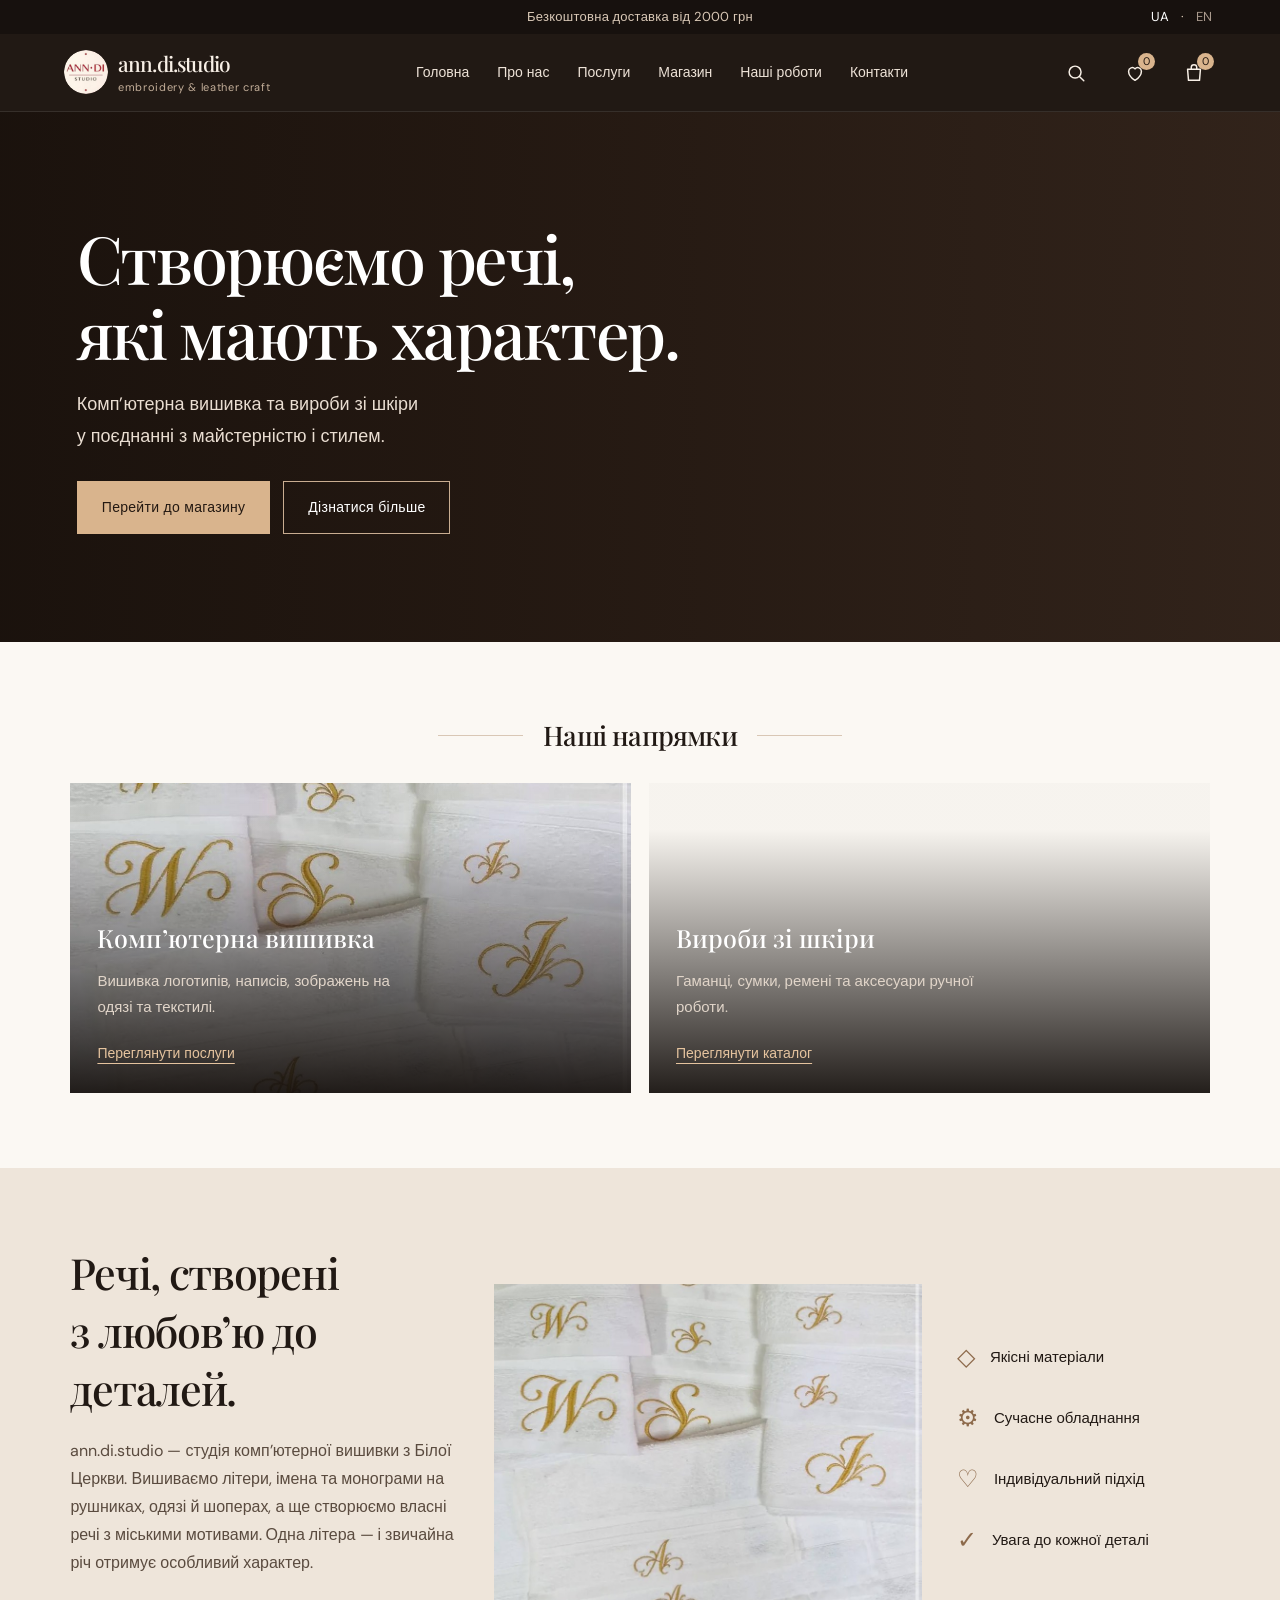
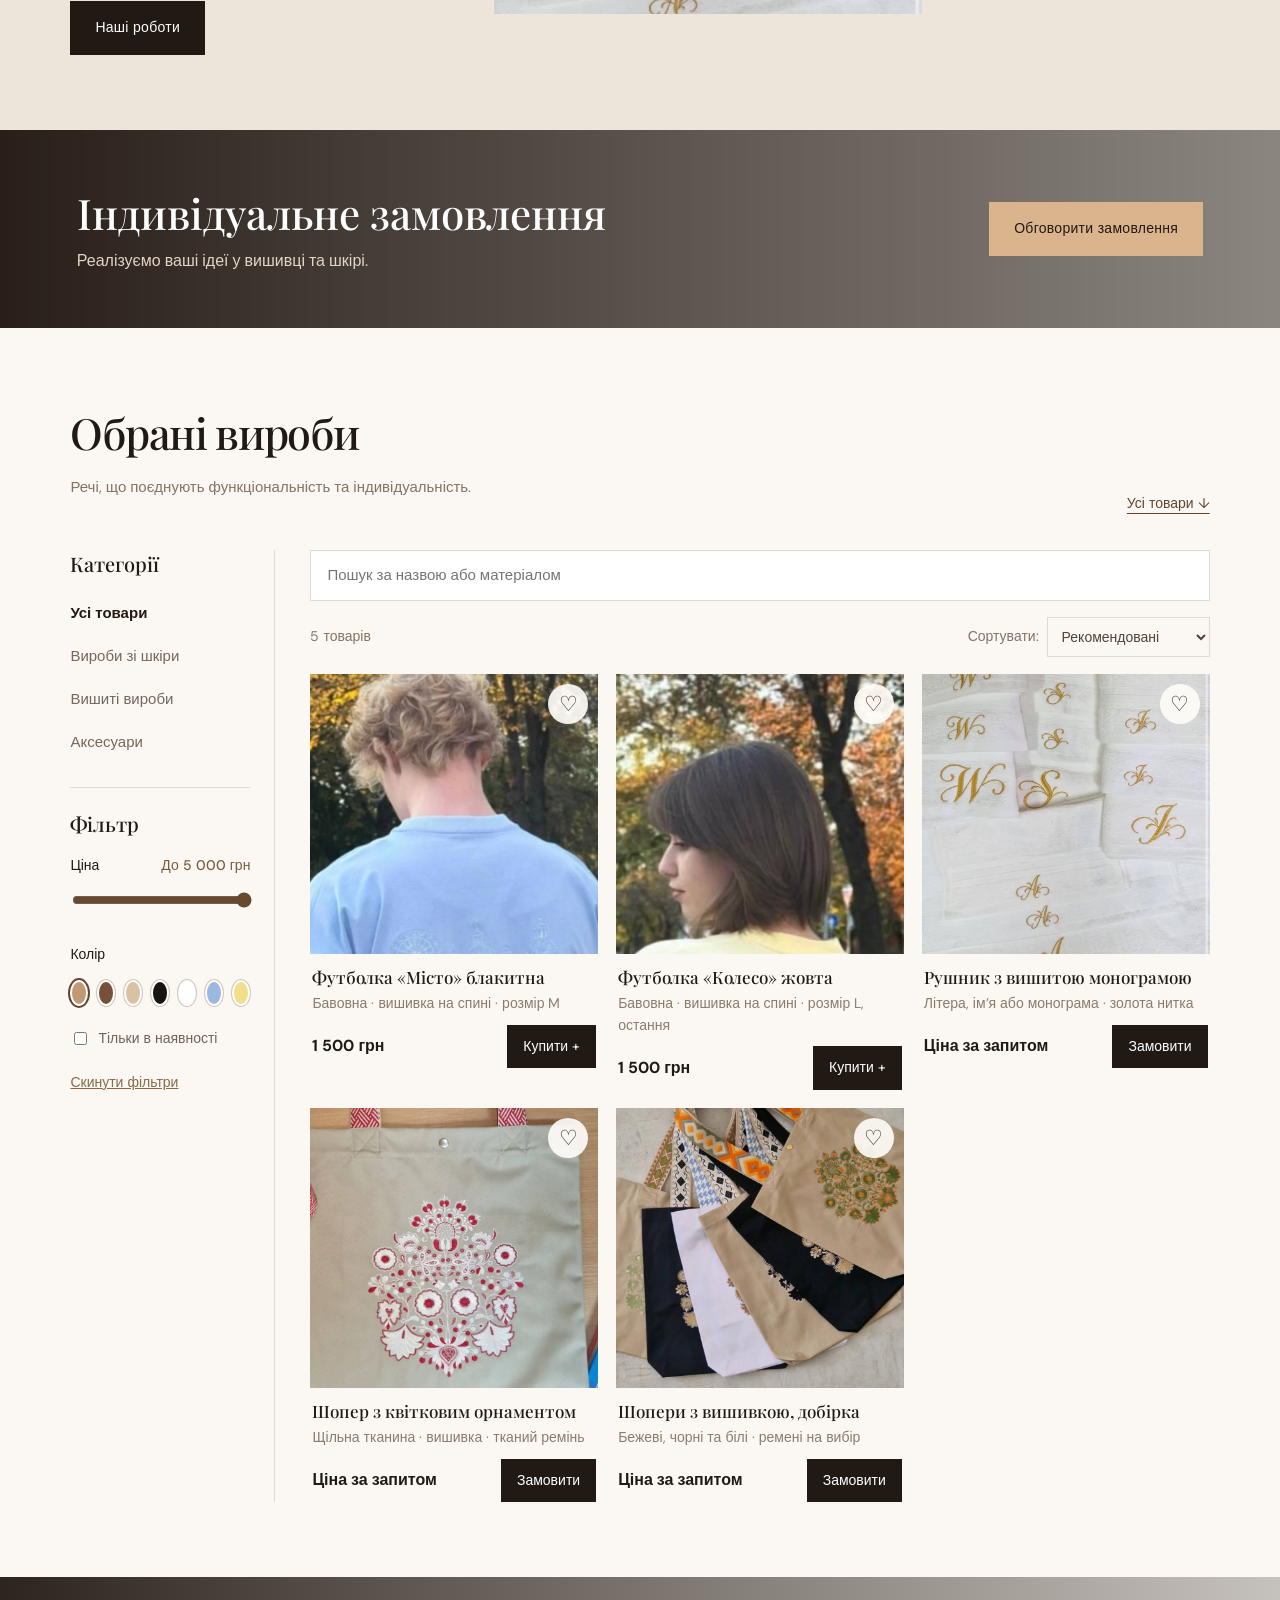
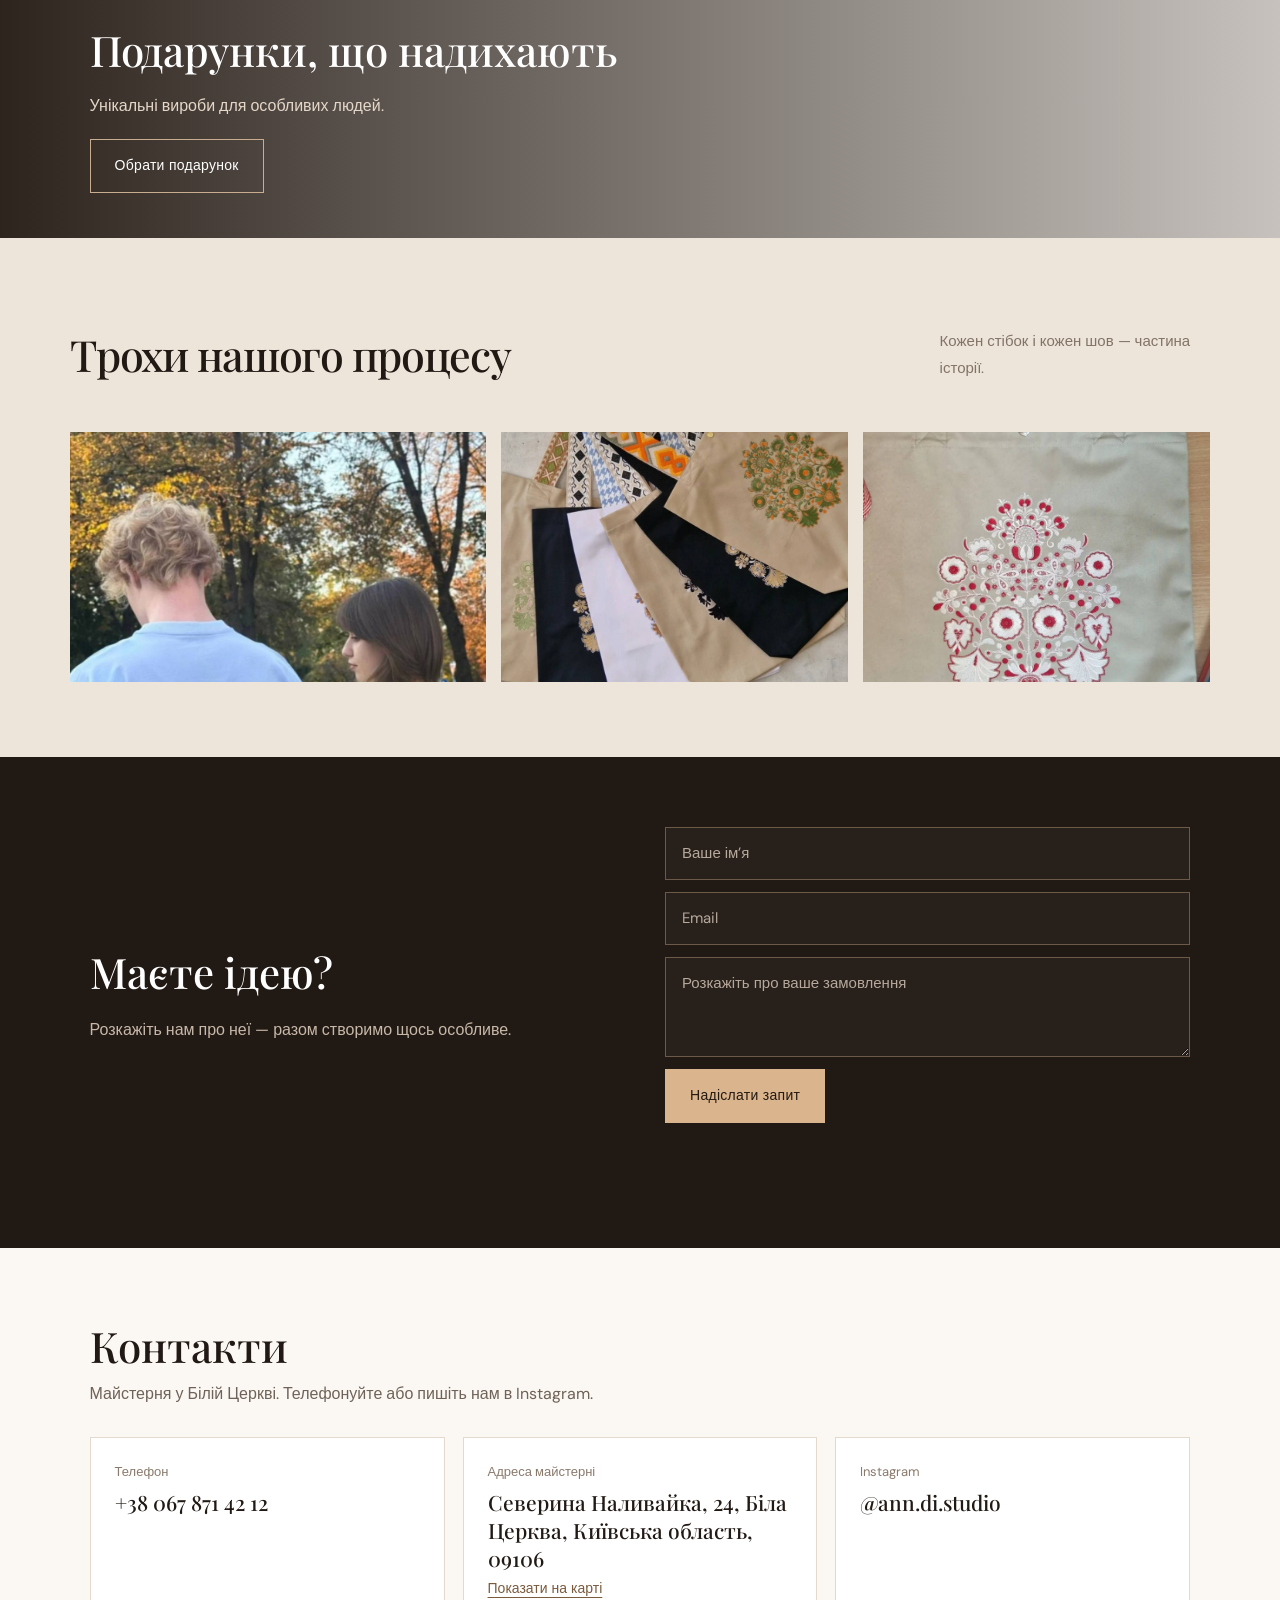
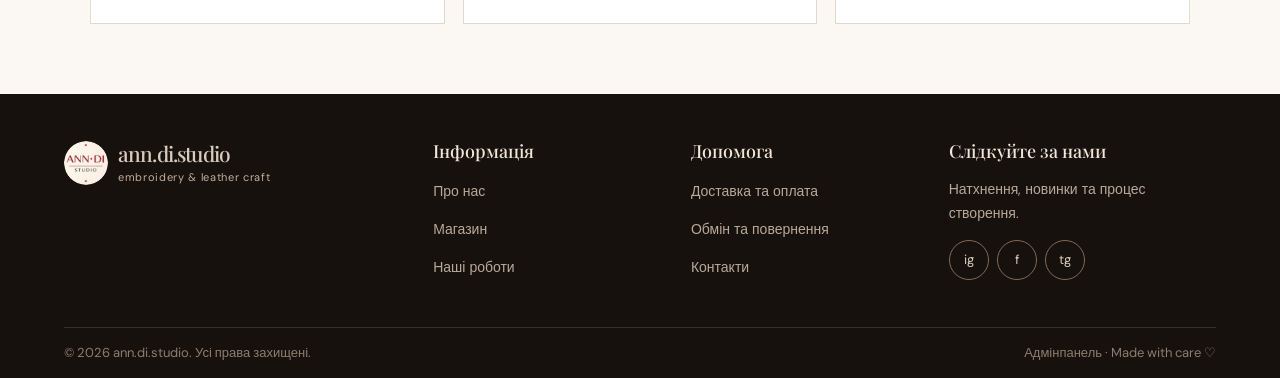
<file: index.html>
<!doctype html>
<html lang="uk">
<head>
  <meta charset="utf-8"><meta name="viewport" content="width=device-width, initial-scale=1">
  <meta name="theme-color" content="#211914"><meta name="description" content="ann.di.studio — комп'ютерна вишивка та вироби зі шкіри. Речі з характером, створені з увагою до деталей.">
  <title>ann.di.studio — комп’ютерна вишивка та вироби зі шкіри</title>
  <link rel="preconnect" href="https://fonts.googleapis.com"><link rel="preconnect" href="https://fonts.gstatic.com" crossorigin>
  <link href="https://fonts.googleapis.com/css2?family=DM+Sans:wght@400;500;600;700&family=Playfair+Display:wght@400;500;600&display=swap" rel="stylesheet">
  <link rel="icon" href="assets/logo.png"><link rel="stylesheet" href="styles.css">
</head>
<body>
  <div class="announcement"><span data-i18n="shipping">Безкоштовна доставка від 2000 грн</span><div class="language"><button class="lang active" data-lang="uk">UA</button><span>·</span><button class="lang" data-lang="en">EN</button></div></div>
  <header class="header">
    <a class="brand" href="#home" aria-label="ann.di.studio home"><img class="brand-mark" src="assets/logo.png" alt="" width="44" height="44"><span><b>ann.di.studio</b><small>embroidery & leather craft</small></span></a>
    <button class="menu-toggle" id="menuToggle" aria-label="Меню" aria-expanded="false" aria-controls="mainNav">☰</button>
    <nav id="mainNav"><a href="#home" data-i18n="navHome">Головна</a><a href="#about" data-i18n="navAbout">Про нас</a><a href="#services" data-i18n="navServices">Послуги</a><a href="#shop" data-i18n="navShop">Магазин</a><a href="#works" data-i18n="navWorks">Наші роботи</a><a href="#contacts" data-i18n="navContact">Контакти</a></nav>
    <div class="header-actions"><button class="icon-btn" id="searchToggle" aria-label="Пошук товарів"><svg viewBox="0 0 24 24" width="22" height="22" fill="none" stroke="currentColor" stroke-width="1.6" stroke-linecap="round" stroke-linejoin="round" aria-hidden="true"><circle cx="11" cy="11" r="6.5"/><path d="m16 16 4.5 4.5"/></svg></button><button class="icon-btn" id="favoritesToggle" aria-label="Обране"><svg viewBox="0 0 24 24" width="22" height="22" fill="none" stroke="currentColor" stroke-width="1.6" stroke-linecap="round" stroke-linejoin="round" aria-hidden="true"><path d="M12 20s-7-4.4-7-10a4 4 0 0 1 7-2.5A4 4 0 0 1 19 10c0 5.6-7 10-7 10z"/></svg><i id="favCount">0</i></button><button class="icon-btn cart-trigger" id="cartToggle" aria-label="Кошик"><svg viewBox="0 0 24 24" width="22" height="22" fill="none" stroke="currentColor" stroke-width="1.6" stroke-linecap="round" stroke-linejoin="round" aria-hidden="true"><path d="M5 8h14l-1 12H6L5 8z"/><path d="M9 8V6a3 3 0 0 1 6 0v2"/></svg><i id="cartCount">0</i></button></div>
  </header>
  <main>
    <section class="hero" id="home">
      <div class="hero-shade"></div><div class="hero-content"><h1 data-i18n="heroTitle">Створюємо речі,<br>які мають характер.</h1><p class="hero-copy" data-i18n="heroText">Комп’ютерна вишивка та вироби зі шкіри<br>у поєднанні з майстерністю і стилем.</p><div class="hero-buttons"><a class="btn btn-gold" href="#shop" data-i18n="shopNow">Перейти до магазину</a><a class="btn btn-outline" href="#about" data-i18n="learnMore">Дізнатися більше</a></div></div>
      
    </section>
    <section class="section directions" id="services"><div class="section-heading"><span></span><h2 data-i18n="ourDirections">Наші напрямки</h2><span></span></div><div class="direction-grid">
      <a class="direction-card embroidery" href="#shop" data-category-link="embroidery"><div class="direction-overlay"></div><div class="direction-content"><span class="line-icon">✳</span><h3 data-i18n="embroidery">Комп’ютерна вишивка</h3><p data-i18n="embroideryDesc">Вишивка логотипів, написів, зображень на одязі та текстилі.</p><span class="text-link" data-i18n="viewService">Переглянути послуги</span></div></a>
      <a class="direction-card leather" href="#shop" data-category-link="leather"><div class="direction-overlay"></div><div class="direction-content"><span class="line-icon">◇</span><h3 data-i18n="leather">Вироби зі шкіри</h3><p data-i18n="leatherDesc">Гаманці, сумки, ремені та аксесуари ручної роботи.</p><span class="text-link" data-i18n="viewCatalog">Переглянути каталог</span></div></a>
    </div></section>
    <section class="section about" id="about"><div class="about-copy"><h2 data-i18n="aboutTitle">Речі, створені<br>з любов’ю до деталей.</h2><p data-i18n="aboutText">ann.di.studio — майстерня, де сучасні технології зустрічаються з ручною роботою. Ми створюємо унікальні вироби з любов’ю до деталей та прагненням до якості. Кожна річ має свою історію — і може стати частиною вашої.</p><a class="btn btn-dark" href="#works" data-i18n="ourWorks">Наші роботи</a></div><div class="about-image" role="img" aria-label="Майстерня вишивки"></div><div class="values"><div><b>◇</b><span data-i18n="quality">Якісні матеріали</span></div><div><b>⚙</b><span data-i18n="equipment">Сучасне обладнання</span></div><div><b>♡</b><span data-i18n="individual">Індивідуальний підхід</span></div><div><b>✓</b><span data-i18n="guarantee">Увага до кожної деталі</span></div></div></section>
    <section class="custom-banner"><div><h2 data-i18n="customTitle">Індивідуальне замовлення</h2><p data-i18n="customText">Реалізуємо ваші ідеї у вишивці та шкірі.</p></div><a class="btn btn-gold" href="#contact" data-i18n="orderCustom">Обговорити замовлення</a></section>
    <section class="section shop-section" id="shop"><div class="shop-top"><div><h2 data-i18n="shopTitle">Обрані вироби</h2><p data-i18n="shopSubtitle">Речі, що поєднують функціональність та індивідуальність.</p></div><a class="text-link dark-link" href="#catalog" data-i18n="allProducts">Усі товари ↓</a></div>
      <div class="catalog" id="catalog"><aside class="filters"><h3 data-i18n="categories">Категорії</h3><button class="category active" data-category="all" data-i18n="all">Усі товари</button><button class="category" data-category="leather" data-i18n="leatherGoods">Вироби зі шкіри</button><button class="category" data-category="embroidery" data-i18n="embroideredGoods">Вишиті вироби</button><button class="category" data-category="accessories" data-i18n="accessories">Аксесуари</button><hr><h3 data-i18n="filter">Фільтр</h3><label class="filter-label" for="priceRange"><span data-i18n="price">Ціна</span> <b id="priceValue">До 5 000 грн</b></label><input id="priceRange" type="range" min="300" max="5000" step="100" value="5000"><div class="filter-colors"><p data-i18n="color">Колір</p><div><button class="swatch selected" data-color="all" aria-label="All colors"></button><button class="swatch brown" data-color="brown" aria-label="Brown"></button><button class="swatch beige" data-color="beige" aria-label="Beige"></button><button class="swatch black" data-color="black" aria-label="Чорний"></button><button class="swatch white" data-color="white" aria-label="Білий"></button><button class="swatch blue" data-color="blue" aria-label="Блакитний"></button><button class="swatch yellow" data-color="yellow" aria-label="Жовтий"></button></div></div><label class="check"><input type="checkbox" id="availableOnly"><span data-i18n="inStock">Тільки в наявності</span></label><button class="reset" id="resetFilters" data-i18n="reset">Скинути фільтри</button></aside>
      <div class="products-area"><input class="search-input" id="searchInput" type="search" placeholder="Пошук за назвою або матеріалом" aria-label="Пошук товарів"><div class="products-toolbar"><span id="resultCount">6 товарів</span><label><span data-i18n="sort">Сортувати:</span><select id="sortSelect"><option value="featured" data-i18n="sortFeatured">Рекомендовані</option><option value="low" data-i18n="sortLow">Спочатку дешевші</option><option value="high" data-i18n="sortHigh">Спочатку дорожчі</option></select></label></div><div class="product-grid" id="productGrid"></div><p class="no-results" id="noResults" hidden data-i18n="noResults">За вашим запитом нічого не знайдено.</p></div></div>
    </section>
    <section class="gift-banner"><div><h2 data-i18n="giftTitle">Подарунки, що надихають</h2><p data-i18n="giftText">Унікальні вироби для особливих людей.</p><a href="#shop" class="btn btn-outline" data-i18n="chooseGift">Обрати подарунок</a></div></section>
    <section class="section works" id="works"><div class="shop-top"><div><h2 data-i18n="worksTitle">Трохи нашого процесу</h2></div><p data-i18n="worksText">Кожен стібок і кожен шов — частина історії.</p></div><div class="work-grid"><div class="work-photo work-one"></div><div class="work-photo work-two"></div><div class="work-photo work-three"></div></div></section>
    <section class="contact-section" id="contact"><div><h2 data-i18n="contactTitle">Маєте ідею?</h2><p data-i18n="contactText">Розкажіть нам про неї — разом створимо щось особливе.</p></div><form id="contactForm" class="contact-form"><input required name="name" placeholder="Ваше ім’я" data-placeholder="name"><input required type="email" name="email" placeholder="Email"><textarea required name="message" rows="3" placeholder="Розкажіть про ваше замовлення"></textarea><button class="btn btn-gold" type="submit" data-i18n="sendRequest">Надіслати запит</button><p class="form-note" id="contactNotice"></p></form></section>
    <section class="contacts-section" id="contacts"><div class="contacts-head"><h2 data-i18n="contactsTitle">Контакти</h2><p data-i18n="contactsText">Майстерня у Білій Церкві. Телефонуйте або пишіть нам в Instagram.</p></div><div class="contact-cards"><article id="cdPhone" hidden><small data-i18n="cPhone">Телефон</small><a id="cdPhoneV"></a></article><article id="cdAddr" hidden><small data-i18n="cAddress">Адреса майстерні</small><a id="cdAddrV"></a><a class="cd-hint" id="cdMapV" target="_blank" rel="noopener" data-i18n="cMap">Показати на карті</a></article><article id="cdIg" hidden><small data-i18n="cInstagram">Instagram</small><a id="cdIgV"></a></article><article id="cdMail" hidden><small data-i18n="cEmail">E-mail</small><a id="cdMailV"></a></article></div></section>
  </main>
  <footer class="footer"><div class="footer-main"><a class="brand footer-brand" href="#home"><img class="brand-mark" src="assets/logo.png" alt="" width="44" height="44"><span><b>ann.di.studio</b><small>embroidery & leather craft</small></span></a><div><h4 data-i18n="information">Інформація</h4><a href="#about" data-i18n="navAbout">Про нас</a><a href="#shop" data-i18n="navShop">Магазин</a><a href="#works" data-i18n="navWorks">Наші роботи</a></div><div><h4 data-i18n="help">Допомога</h4><a href="#contact" data-i18n="delivery">Доставка та оплата</a><a href="#contact" data-i18n="returns">Обмін та повернення</a><a href="#contacts" data-i18n="contacts">Контакти</a></div><div><h4 data-i18n="follow">Слідкуйте за нами</h4><p data-i18n="socialText">Біла Церква · натхнення, новинки та процес створення.</p><div class="socials"><a href="https://www.instagram.com/ann.di.studio" target="_blank" rel="noopener" aria-label="Instagram">ig</a><a href="#contact" aria-label="Facebook">f</a><a href="#contact" aria-label="Telegram">tg</a></div></div></div><div class="footer-bottom"><span>© 2026 ann.di.studio. <span data-i18n="rights">Усі права захищені.</span></span><span><a href="admin.html" style="color:inherit;text-decoration:none">Адмінпанель</a> · Made with care ♡</span></div></footer>
  <div class="overlay" id="overlay"></div><aside class="drawer" id="cartDrawer" role="dialog" aria-modal="true" aria-label="Кошик"><div class="drawer-head"><h2 data-i18n="yourCart">Ваш кошик</h2><button class="close" aria-label="Закрити" data-close="cartDrawer">×</button></div><div id="cartItems" class="drawer-items"></div><div class="cart-total"><div><span data-i18n="total">Разом</span><b id="cartTotal">0 грн</b></div><button class="btn btn-dark full" id="checkoutBtn" data-i18n="checkout">Оформити замовлення</button><p class="ship-progress" id="shipProgress" aria-live="polite"></p><small data-i18n="checkoutNote">Доставка розраховується під час підтвердження.</small></div></aside>
  <aside class="drawer" id="favoritesDrawer" role="dialog" aria-modal="true" aria-label="Обране"><div class="drawer-head"><h2 data-i18n="favorites">Обране</h2><button class="close" aria-label="Закрити" data-close="favoritesDrawer">×</button></div><div id="favoriteItems" class="drawer-items"></div></aside>
  <div class="modal" id="productModal"><div class="modal-card pm-card"><button class="close modal-close" aria-label="Закрити" data-close="productModal">×</button><div id="productBody"></div></div></div><section class="checkout" id="checkoutPage" hidden role="dialog" aria-modal="true" aria-label="Оформлення замовлення"></section>
  <div class="toast" id="toast" role="status"></div>
  <script src="products.js"></script><script src="script.js"></script>
</body></html>
</file>
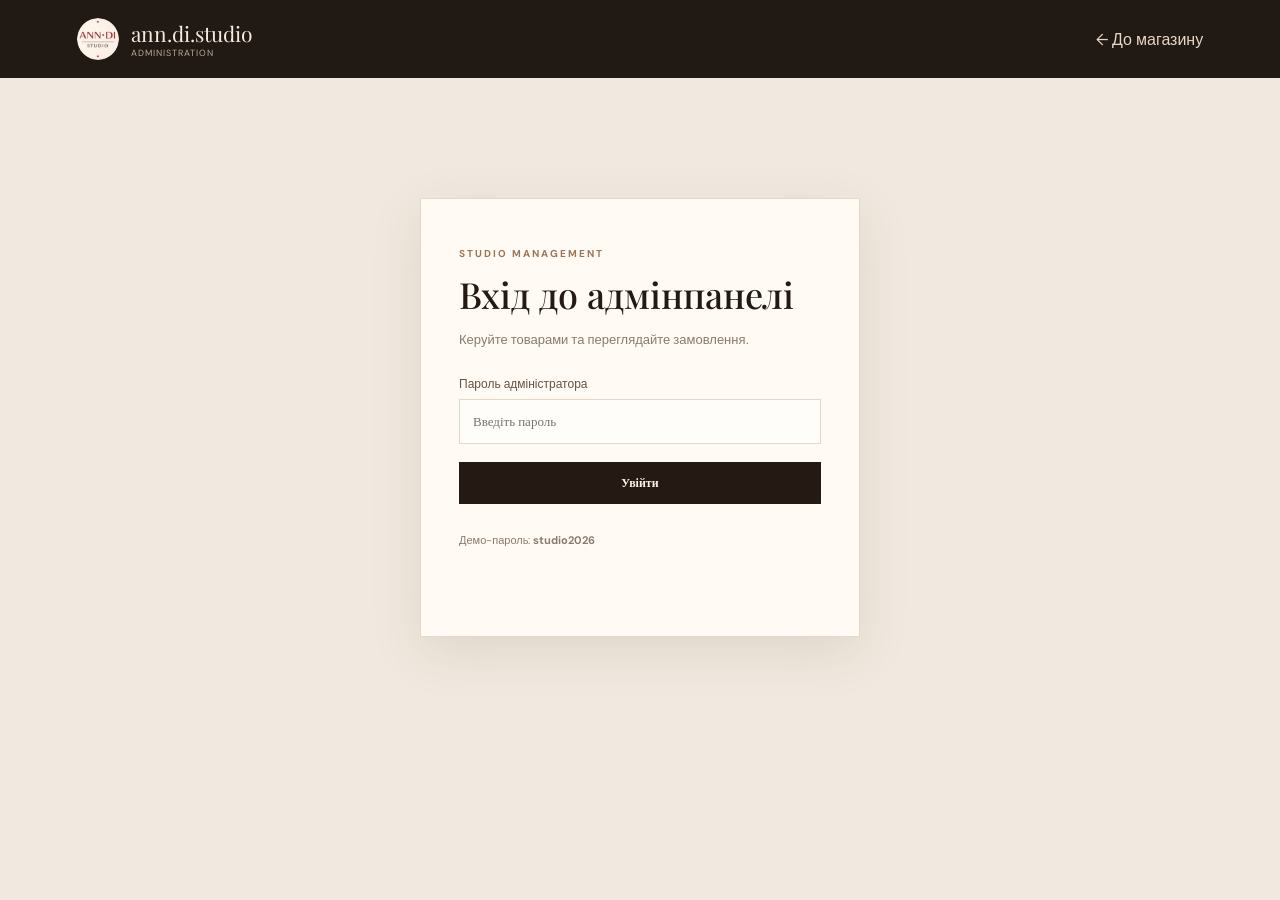
<file: admin.html>
<!doctype html><html lang="uk"><head><meta charset="utf-8"><meta name="viewport" content="width=device-width,initial-scale=1"><title>Адмінпанель — ann.di.studio</title><link rel="preconnect" href="https://fonts.googleapis.com"><link href="https://fonts.googleapis.com/css2?family=DM+Sans:wght@400;500;600;700&family=Playfair+Display:wght@400;500;600&display=swap" rel="stylesheet"><link rel="stylesheet" href="admin.css"></head><body>
<header class="top"><a class="brand" href="index.html"><img class="mark" src="assets/logo.png" alt="" width="42" height="42"><span><b>ann.di.studio</b><small>ADMINISTRATION</small></span></a><div class="topright"><a href="index.html">← До магазину</a><button id="logout" hidden>Вийти</button></div></header>
<main><section class="login" id="login"><p class="eyebrow">STUDIO MANAGEMENT</p><h1>Вхід до адмінпанелі</h1><p class="muted">Керуйте товарами та переглядайте замовлення.</p><form id="loginForm"><label>Пароль адміністратора<input id="password" type="password" required placeholder="Введіть пароль"></label><button class="primary">Увійти</button><p class="hint">Демо-пароль: <b>studio2026</b></p><p class="error" id="loginError"></p></form></section>
<section id="dashboard" hidden><div class="welcome"><div><p class="eyebrow">CONTROL CENTER</p><h1>Панель керування</h1><p class="muted">Керуйте асортиментом ann.di.studio.</p></div><button class="primary" id="addProduct">＋ Додати товар</button></div>
<div class="stats"><article><span>Товари</span><b id="statProducts">0</b></article><article><span>Замовлення</span><b id="statOrders">0</b></article><article><span>Нові замовлення</span><b id="statNew">0</b></article><article><span>Запити з контактів</span><b id="statRequests">0</b></article></div>
<nav class="tabs"><button class="tab active" data-tab="orders">Замовлення</button><button class="tab" data-tab="products">Товари</button><button class="tab" data-tab="requests">Запити</button><button class="tab" data-tab="site">Сайт</button></nav>
<section class="panel" id="ordersPanel"><div class="panel-head"><h2>Замовлення клієнтів</h2><button class="subtle" id="exportOrders">Експортувати CSV</button></div><div id="ordersList"></div></section>
<section class="panel" id="productsPanel" hidden><div class="panel-head"><h2>Каталог товарів</h2><span class="muted">Зміни зберігаються у цьому браузері</span></div><div id="productsList"></div></section>
<section class="panel" id="requestsPanel" hidden><div class="panel-head"><h2>Запити з форми контактів</h2></div><div id="requestsList"></div></section><section class="panel" id="sitePanel" hidden><div class="panel-head"><h2>Тексти та фото сайту</h2><span class="muted">Зміни зберігаються у цьому браузері</span></div><form id="siteForm" class="site-form"><fieldset><legend>Головний екран</legend><div class="sgrid"><label>Заголовок (UA)<textarea data-f="heroTitle.uk" rows="2"></textarea></label><label>Заголовок (EN)<textarea data-f="heroTitle.en" rows="2"></textarea></label><label>Підзаголовок (UA)<textarea data-f="heroText.uk" rows="2"></textarea></label><label>Підзаголовок (EN)<textarea data-f="heroText.en" rows="2"></textarea></label><div class="wide"><label>Фонове фото (порожньо — стандартне)<input type="file" accept="image/*" data-single="heroImage"></label><div class="thumbs" id="thumb-heroImage"></div></div></div></fieldset><fieldset><legend>Про нас</legend><div class="sgrid"><label>Заголовок (UA)<textarea data-f="aboutTitle.uk" rows="2"></textarea></label><label>Заголовок (EN)<textarea data-f="aboutTitle.en" rows="2"></textarea></label><label>Текст (UA)<textarea data-f="aboutText.uk" rows="5"></textarea></label><label>Текст (EN)<textarea data-f="aboutText.en" rows="5"></textarea></label><div class="wide"><label>Фото<input type="file" accept="image/*" data-single="aboutImage"></label><div class="thumbs" id="thumb-aboutImage"></div></div></div></fieldset><fieldset><legend>Наші роботи</legend><div class="sgrid"><label>Заголовок (UA)<textarea data-f="worksTitle.uk" rows="2"></textarea></label><label>Заголовок (EN)<textarea data-f="worksTitle.en" rows="2"></textarea></label><label>Підпис (UA)<textarea data-f="worksText.uk" rows="2"></textarea></label><label>Підпис (EN)<textarea data-f="worksText.en" rows="2"></textarea></label><div class="wide"><label>Фото робіт (можна кілька)<input type="file" accept="image/*" multiple id="worksFile"></label><div class="thumbs" id="worksList"></div></div></div></fieldset><fieldset><legend>Контакти</legend><div class="sgrid"><label>Телефон<input data-f="phone" placeholder="+380..."></label><label>E-mail<input data-f="email" type="email"></label><label>Адреса / місто<input data-f="address"></label><label>Instagram (посилання або @назва)<input data-f="instagram"></label></div></fieldset><p class="muted">Порожнє поле тексту залишає стандартний текст. Переноси рядків зберігаються.</p><div class="actions"><button class="primary" type="submit">Зберегти зміни</button><button class="subtle" type="button" id="siteReset">Скинути до початкових</button></div></form></section>
</section></main>
<div class="modal" id="productModal"><form class="modal-card" id="productForm"><button type="button" class="x" id="closeModal">×</button><p class="eyebrow">CATALOG</p><h2 id="formTitle">Новий товар</h2><input type="hidden" id="productId"><div class="formgrid"><label>Назва (UA)<input id="nameUk" required></label><label>Назва (EN)<input id="nameEn" required></label><label>Ціна, грн (0 — за запитом)<input id="price" type="number" min="0" required></label><label>Категорія<select id="category"><option value="leather">Вироби зі шкіри</option><option value="embroidery">Вишиті вироби</option><option value="accessories">Аксесуари</option></select></label><label>Колір<select id="color"><option value="brown">Коричневий</option><option value="beige">Бежевий</option><option value="black">Чорний</option><option value="white">Білий</option><option value="blue">Блакитний</option><option value="yellow">Жовтий</option></select></label><label>Наявність<select id="stock"><option value="true">В наявності</option><option value="false">Немає в наявності</option></select></label><label class="wide">Опис (UA)<input id="descUk"></label><label class="wide">Опис (EN)<input id="descEn"></label><label class="wide">Детальний опис (UA)<textarea id="detUk" rows="3"></textarea></label><label class="wide">Детальний опис (EN)<textarea id="detEn" rows="3"></textarea></label><div class="wide"><label>Фото з комп’ютера (можна кілька, перше — головне)<input id="photoFile" type="file" accept="image/*" multiple></label><div class="thumbs" id="photoList"></div></div></div><button class="primary">Зберегти товар</button></form></div><div class="toast" id="toast"></div><script src="products.js"></script><script src="admin.js"></script></body></html>
</file>
<file: styles.css>
:root{--ink:#211914;--brown:#503523;--tan:#b98d62;--gold:#d9b48d;--cream:#f4eee5;--paper:#fbf8f3;--muted:#8a7a6c;--line:#e4d9cd;--serif:'Playfair Display',Georgia,serif;--sans:'DM Sans',Arial,sans-serif}*{box-sizing:border-box}html{scroll-behavior:smooth;scroll-padding-top:90px}body{margin:0;background:var(--paper);color:var(--ink);font-family:var(--sans);font-size:14px}button,input,select,textarea{font:inherit}button,a{-webkit-tap-highlight-color:transparent}a{color:inherit;text-decoration:none}.announcement{height:30px;background:#17110e;color:#d9c8b6;display:flex;align-items:center;justify-content:center;font-size:10px;letter-spacing:.06em;position:relative}.language{position:absolute;right:5%;display:flex;gap:8px;align-items:center}.lang{border:0;background:none;color:#a99a8d;padding:0;cursor:pointer;font-size:10px}.lang.active{color:#fff}.header{height:78px;background:#211914;color:#f8f0e7;display:flex;align-items:center;justify-content:space-between;padding:0 5%;position:sticky;top:0;z-index:20;border-bottom:1px solid #ffffff18}.brand{display:flex;align-items:center;gap:10px;min-width:190px}.brand-mark{width:44px;height:44px;border-radius:50%;object-fit:cover}.brand b{display:block;font:500 21px var(--serif);letter-spacing:-.04em}.brand small{display:block;color:#c3ae99;font-size:8px;letter-spacing:.1em;margin-top:2px}.header nav{display:flex;gap:25px}.header nav a{font-size:11px;color:#eee3d8;transition:.2s}.header nav a:hover{color:var(--gold)}.header-actions{display:flex;gap:15px}.icon-btn{border:0;background:none;color:#f8f0e7;font-size:22px;cursor:pointer;position:relative}.icon-btn i{position:absolute;right:-7px;top:-4px;background:var(--gold);color:#241912;border-radius:50%;font:9px var(--sans);min-width:14px;height:14px;display:grid;place-items:center}.menu-toggle{display:none;background:none;border:0;color:white;font-size:24px}.hero{min-height:530px;background:#34251c url('https://images.unsplash.com/photo-1521572163474-6864f9cf17ab?auto=format&fit=crop&w=2000&q=85') center 48%/cover;position:relative;color:white;display:flex;align-items:center;padding:70px 6%}.hero:after{content:"";position:absolute;inset:0;background:linear-gradient(90deg,rgba(25,17,12,.94) 0%,rgba(30,20,14,.77) 38%,rgba(20,14,10,.08) 100%)}.hero-shade{display:none}.hero-content{position:relative;z-index:1;max-width:620px}.eyebrow{font-size:9px;letter-spacing:.22em;color:#d2ad86;font-weight:600;margin:0 0 18px}.eyebrow.dark{color:#9a7656}.hero h1{font:500 clamp(42px,5.2vw,68px)/1.13 var(--serif);margin:0 0 18px;letter-spacing:-.035em}.hero-copy{font-size:15px;line-height:1.8;color:#e9ddd1}.hero-buttons{display:flex;gap:13px;margin-top:28px;flex-wrap:wrap}.btn{display:inline-flex;align-items:center;justify-content:center;gap:15px;border:1px solid transparent;padding:14px 21px;font-size:11px;letter-spacing:.02em;cursor:pointer;transition:.25s}.btn-gold{background:var(--gold);color:#241912}.btn-gold:hover{background:#e8c9a7;transform:translateY(-2px)}.btn-outline{border-color:#c9ad91;color:#fff;background:transparent}.btn-outline:hover{background:#ffffff18}.btn-dark{background:var(--ink);color:white}.btn-dark:hover{background:#63452f}.hero-index{display:flex;align-items:center;gap:12px;margin-top:55px;color:#d6c2ae;font-size:10px}.hero-index span{width:55px;height:1px;background:#bba084}.hero-caption{position:absolute;z-index:1;right:5%;bottom:28px;font-size:8px;letter-spacing:.22em;color:#eee0d1}.section{padding:75px 5.5%}.section-heading{display:flex;align-items:center;justify-content:center;gap:20px;margin-bottom:30px}.section-heading span{height:1px;width:85px;background:#d9c7b5}.section h2,.shop-top h2{font:500 clamp(31px,3.5vw,43px) var(--serif);letter-spacing:-.03em;margin:0 0 14px}.section-heading h2{font-size:27px;margin:0}.direction-grid{display:grid;grid-template-columns:1fr 1fr;gap:18px}.direction-card{height:310px;position:relative;background-size:cover;background-position:center;display:flex;align-items:flex-end;overflow:hidden;color:white}.embroidery{background-image:url('assets/towels.jpg')}.leather{background-image:url('https://images.unsplash.com/photo-1553062407-98eeb64c6a62?auto=format&fit=crop&w=1000&q=85')}.direction-overlay{position:absolute;inset:0;background:linear-gradient(0deg,rgba(17,12,9,.92),rgba(17,12,9,.02) 85%);transition:.3s}.direction-card:hover .direction-overlay{background:linear-gradient(0deg,rgba(17,12,9,.95),rgba(17,12,9,.2))}.direction-content{position:relative;padding:27px;max-width:390px}.line-icon{font-size:25px;color:var(--gold)}.direction-content h3{font:500 25px var(--serif);margin:9px 0}.direction-content p{font-size:11px;line-height:1.7;color:#e1d5c9;max-width:300px}.text-link{display:inline-block;font-size:11px;text-decoration:underline;text-underline-offset:5px;color:#e5c39e;margin-top:8px}.about{background:#eee5da;display:grid;grid-template-columns:1fr 1.1fr .65fr;gap:35px;align-items:center}.about-copy p:not(.eyebrow){font-size:12px;line-height:1.9;color:#66574b;max-width:390px;margin:20px 0 24px}.about-image{height:330px;background:url('assets/towels.jpg') center/cover}.values{display:grid;gap:25px}.values div{display:flex;align-items:center;gap:15px;font-size:11px;line-height:1.5}.values b{font-size:24px;font-weight:400;color:#8d6a4b}.custom-banner{padding:55px 6%;background:linear-gradient(90deg,rgba(29,19,13,.95),rgba(29,19,13,.5)),url('https://images.unsplash.com/photo-1520639888713-7851133b1ed0?auto=format&fit=crop&w=1800&q=85') center/cover;color:white;display:flex;align-items:center;justify-content:space-between;gap:25px}.custom-banner h2,.gift-banner h2,.contact-section h2{font:500 clamp(30px,3.4vw,42px) var(--serif);margin:0 0 8px}.custom-banner p:not(.eyebrow){color:#e2d4c6;margin:0}.shop-section{background:var(--paper)}.shop-top{display:flex;align-items:end;justify-content:space-between;gap:25px;margin-bottom:35px}.shop-top p:not(.eyebrow){color:#827366;font-size:12px}.dark-link{color:#61452f}.catalog{display:grid;grid-template-columns:205px 1fr;gap:35px}.filters{border-right:1px solid var(--line);padding-right:24px}.filters h3{font:500 20px var(--serif);margin:0 0 15px}.category{display:block;border:0;background:none;color:#75675c;padding:8px 0;cursor:pointer;font-size:11px;text-align:left;width:100%}.category.active,.category:hover{color:#241912;font-weight:700}.filters hr{border:0;border-top:1px solid var(--line);margin:22px 0}.filter-label{display:flex;justify-content:space-between;font-size:10px;margin:18px 0 8px}.filter-label b{font-weight:500;color:#7a5b3e}.filters input[type=range]{width:100%;accent-color:#68482f}.filter-colors{margin:22px 0}.filter-colors p{font-size:11px}.filter-colors>div{display:flex;gap:9px}.swatch{width:18px;height:18px;border-radius:50%;border:2px solid #fff;outline:1px solid #d3c6b9;background:#c19a75;cursor:pointer}.swatch.selected{outline:2px solid #60452f}.swatch.brown{background:#765039}.swatch.beige{background:#d8c1a5}.swatch.black{background:#171513}.check{display:flex;gap:8px;align-items:center;font-size:10px;color:#6f6258;margin:20px 0}.check input{accent-color:#60452f}.reset{border:0;background:none;padding:0;color:#8a6848;text-decoration:underline;font-size:10px;cursor:pointer}.products-toolbar{display:flex;justify-content:space-between;align-items:center;margin-bottom:17px;color:#827366;font-size:10px}.products-toolbar label{display:flex;align-items:center;gap:8px}.products-toolbar select{border:1px solid var(--line);background:transparent;padding:8px;color:#514238;font-size:10px}.product-grid{display:grid;grid-template-columns:repeat(3,minmax(0,1fr));gap:18px}.product-card{min-width:0}.product-image{height:220px;position:relative;background:#e7ddd1;overflow:hidden}.product-image img{width:100%;height:100%;object-fit:cover;transition:transform .5s}.product-card:hover .product-image img{transform:scale(1.05)}.heart{position:absolute;right:10px;top:10px;width:30px;height:30px;border:0;border-radius:50%;background:#fffdf9e8;font-size:19px;cursor:pointer;color:#38271b}.heart.active{color:#9e3d2d}.product-info{padding:12px 2px 0}.product-info h3{font:500 17px var(--serif);margin:0 0 5px}.product-info p{font-size:10px;color:#8b7b6d;margin:0 0 10px}.product-bottom{display:flex;align-items:center;justify-content:space-between;gap:8px}.price{font-size:12px;font-weight:700}.add-btn{background:var(--ink);color:white;border:0;padding:9px 12px;font-size:10px;cursor:pointer}.add-btn:hover{background:#745238}.no-results{padding:35px;text-align:center;color:#847467}.gift-banner{min-height:260px;background:linear-gradient(90deg,rgba(30,20,14,.93),rgba(30,20,14,.24)),url('https://images.unsplash.com/photo-1513201099705-a9746e1e201f?auto=format&fit=crop&w=1800&q=85') center/cover;color:white;display:flex;align-items:center;padding:45px 7%}.gift-banner p:not(.eyebrow){color:#e5d7c8;margin-bottom:20px}.works{background:#eee5da}.works .shop-top{align-items:end}.works .shop-top>p{max-width:270px;line-height:1.8}.work-grid{display:grid;grid-template-columns:1.2fr 1fr 1fr;gap:15px}.work-photo{height:250px;background-size:cover;background-position:center}.work-one{background-image:url('assets/tees.jpg');background-position:center 30%}.work-two{background-image:url('assets/shopers.jpg')}.work-three{background-image:url('assets/shoper-red.jpg')}.contact-section{background:#211914;color:white;padding:70px 7%;display:grid;grid-template-columns:1fr 1fr;gap:50px;align-items:center}.contact-section>div>p:not(.eyebrow){color:#c8b8a8;line-height:1.8}.contact-form{display:grid;gap:12px}.contact-form input,.contact-form textarea,.modal input,.modal select,.modal textarea{width:100%;padding:13px 14px;border:1px solid #6d5948;background:#ffffff08;color:inherit;outline:none;font-size:11px}.contact-form input::placeholder,.contact-form textarea::placeholder{color:#b7a99c}.contact-form textarea{resize:vertical}.contact-form .btn{justify-self:start}.form-note{font-size:11px;color:#d8b68f;min-height:15px}.footer{background:#17110e;color:#d9cbbd;padding:45px 5% 15px}.footer-main{display:grid;grid-template-columns:1.5fr 1fr 1fr 1.2fr;gap:35px;padding-bottom:35px}.footer-brand{align-self:start}.footer h4{font:500 17px var(--serif);color:#f2e6d9;margin:0 0 15px}.footer-main>div>a{display:block;font-size:10px;color:#b9a99a;margin:10px 0}.footer-main p{font-size:10px;color:#b9a99a;line-height:1.7}.socials{display:flex;gap:8px}.socials a{border:1px solid #806a56;width:28px;height:28px;border-radius:50%;display:grid;place-items:center;font-size:10px}.footer-bottom{border-top:1px solid #ffffff20;padding-top:15px;display:flex;justify-content:space-between;color:#8e7d6d;font-size:9px}.overlay{position:fixed;inset:0;background:#100b08a8;z-index:40;opacity:0;visibility:hidden;transition:.25s}.overlay.show{opacity:1;visibility:visible}.drawer{position:fixed;z-index:50;right:0;top:0;height:100dvh;width:min(420px,100%);background:var(--paper);transform:translateX(105%);transition:.3s;display:flex;flex-direction:column;padding:25px}.drawer.open{transform:translateX(0)}.drawer-head{display:flex;justify-content:space-between;align-items:center;border-bottom:1px solid var(--line);padding-bottom:18px}.drawer-head h2,.modal h2{font:500 28px var(--serif);margin:0}.close{border:0;background:none;font-size:28px;cursor:pointer;color:inherit}.drawer-items{overflow:auto;flex:1;padding:12px 0}.cart-item{display:grid;grid-template-columns:75px 1fr auto;gap:12px;padding:13px 0;border-bottom:1px solid var(--line);align-items:center}.cart-item img{width:75px;height:80px;object-fit:cover}.cart-item h4{font:500 15px var(--serif);margin:0 0 5px}.cart-item p{font-size:11px;margin:0 0 8px;color:#806b59}.qty{display:flex;gap:10px;align-items:center}.qty button{border:1px solid var(--line);background:none;width:23px;height:23px;cursor:pointer}.remove{border:0;background:none;color:#8b6550;cursor:pointer}.cart-total{border-top:1px solid var(--line);padding-top:18px}.cart-total>div{display:flex;justify-content:space-between;margin-bottom:16px}.full{width:100%}.cart-total small{display:block;text-align:center;color:#958578;font-size:9px;margin-top:10px}.empty{padding:35px 10px;text-align:center;color:#8b7a6c;font-size:12px}.modal{position:fixed;z-index:60;inset:0;display:grid;place-items:center;padding:20px;opacity:0;visibility:hidden;transition:.2s}.modal.open{opacity:1;visibility:visible}.modal-card{position:relative;background:var(--paper);padding:35px;width:min(470px,100%);max-height:90dvh;overflow:auto}.modal-card .modal-close{position:absolute;right:15px;top:10px}.modal h2{margin-bottom:22px}.modal form{display:grid;gap:11px}.modal input,.modal select,.modal textarea{border-color:var(--line);background:white;color:var(--ink)}.modal input::placeholder,.modal textarea::placeholder{color:#9a8c7e}.toast{position:fixed;z-index:80;bottom:25px;left:50%;transform:translate(-50%,20px);background:#241a13;color:white;padding:12px 20px;font-size:11px;opacity:0;pointer-events:none;transition:.25s}.toast.show{opacity:1;transform:translate(-50%,0)}
@media(max-width:1050px){.header nav{gap:13px}.header nav a{font-size:10px}.brand{min-width:170px}.product-image{height:180px}.about{grid-template-columns:1fr 1fr}.values{grid-column:1/-1;grid-template-columns:repeat(4,1fr)}}
@media(max-width:760px){.announcement{justify-content:flex-start;padding-left:5%;font-size:9px}.language{right:5%}.header{height:66px;padding:0 5%}.brand{min-width:0}.brand-mark{width:33px;height:33px;font-size:22px}.brand b{font-size:18px}.menu-toggle{display:block;margin-left:auto;margin-right:12px}.header nav{display:none;position:absolute;top:66px;left:0;right:0;background:#211914;padding:18px 6% 24px;flex-direction:column;gap:17px;border-top:1px solid #ffffff1a}.header nav.open{display:flex}.header nav a{font-size:13px}.header-actions{gap:8px}.icon-btn{font-size:20px}.hero{min-height:500px;padding:60px 6%;background-position:58% center}.hero:after{background:linear-gradient(90deg,rgba(25,17,12,.9),rgba(25,17,12,.48) 75%,rgba(25,17,12,.22))}.hero h1{font-size:45px}.hero-copy{font-size:13px}.hero-caption{font-size:7px}.section{padding:55px 5%}.direction-grid{grid-template-columns:1fr}.direction-card{height:285px}.about{grid-template-columns:1fr;gap:22px}.about-image{height:260px;grid-row:2}.values{grid-template-columns:1fr 1fr;grid-column:auto;gap:17px}.custom-banner{padding:42px 6%;align-items:flex-start;flex-direction:column}.shop-top{align-items:flex-start;flex-direction:column;margin-bottom:25px}.catalog{grid-template-columns:1fr;gap:22px}.filters{border-right:0;border-bottom:1px solid var(--line);padding:0 0 18px;display:grid;grid-template-columns:1fr 1fr;gap:5px 15px}.filters h3{grid-column:1/-1;margin-top:8px}.filters hr{display:none}.category{padding:6px 0}.filter-label,.filter-colors,.check,.reset{grid-column:1/-1}.filter-colors{margin:10px 0}.product-grid{grid-template-columns:repeat(2,minmax(0,1fr));gap:17px 12px}.product-image{height:clamp(145px,48vw,230px)}.product-info h3{font-size:15px}.product-bottom{align-items:flex-start;flex-direction:column}.add-btn{width:100%}.products-toolbar{font-size:9px}.products-toolbar select{max-width:130px}.gift-banner{min-height:250px;padding:35px 6%}.works .shop-top{gap:0}.work-grid{grid-template-columns:1fr 1fr}.work-photo{height:190px}.work-photo:first-child{grid-column:1/-1;height:220px}.contact-section{grid-template-columns:1fr;gap:25px;padding:55px 6%}.footer-main{grid-template-columns:1fr 1fr;gap:28px 18px}.footer-brand{grid-column:1/-1}.footer-bottom{gap:12px;flex-direction:column}.modal-card{padding:30px 22px}}
@media(max-width:380px){.header-actions{gap:3px}.brand b{font-size:16px}.brand small{font-size:7px}.hero h1{font-size:39px}.product-grid{gap:15px 9px}.product-info h3{font-size:14px}}

/* ---- improvements: readability, accessibility, states ---- */
body{font-size:16px;line-height:1.55}
.announcement{height:34px;font-size:13px;letter-spacing:.02em}.lang{font-size:13px;padding:4px}
.brand small{font-size:11px;letter-spacing:.06em}.header nav a{font-size:14px}.header nav{gap:28px}
.icon-btn{width:44px;height:44px;display:grid;place-items:center}.icon-btn i{right:2px;top:2px;font-size:11px;min-width:17px;height:17px}
.menu-toggle{min-width:44px;min-height:44px}
.hero-copy{font-size:18px;max-width:46ch}.btn{font-size:14px;padding:15px 24px;gap:10px}
.direction-content p{font-size:15px}.text-link{font-size:14px}.line-icon{display:none}
.about-copy p:not(.eyebrow){font-size:16px;line-height:1.75;max-width:46ch;color:#5a4b3f}.values div{font-size:15px}
.shop-top p:not(.eyebrow){font-size:15px}.category{font-size:15px;padding:10px 0}.filter-label,.check,.reset,.filter-colors p{font-size:14px}
.swatch{width:26px;height:26px}.products-toolbar{font-size:14px}.products-toolbar select{font-size:14px;padding:9px 10px}
.product-info p{font-size:14px}.price{font-size:16px}.add-btn{font-size:14px;padding:11px 16px}
.heart{width:40px;height:40px;font-size:21px}
.search-input{width:100%;margin-bottom:16px;padding:13px 16px;border:1px solid var(--line);background:#fff;font-size:15px;color:var(--ink)}
.product-image.is-sold img{filter:grayscale(.85);opacity:.7}.sold{font-size:13px;color:var(--muted)}
.contact-form input,.contact-form textarea,.modal input,.modal select,.modal textarea{font-size:15px;padding:14px 16px}
.form-note{font-size:14px}.footer-main>div>a{font-size:14px;padding:3px 0}.footer-main p{font-size:14px}.footer-bottom{font-size:13px}
.footer h4{font-size:18px}.socials a{width:40px;height:40px;font-size:13px}
.cart-item p{font-size:14px}.empty{font-size:15px}.cart-total small{font-size:13px}.toast{font-size:14px}
.ship-progress{margin:-6px 0 14px;font-size:14px;color:#7a5b3e;text-align:center;min-height:1em}
.btn:disabled{cursor:not-allowed}
:focus-visible{outline:2px solid var(--gold);outline-offset:3px}
.filters input[type=range]{height:28px}
.about-image,.work-photo{background-color:#d9cbbb}
@media(max-width:760px){.header nav a{font-size:16px;padding:6px 0}.hero-copy{font-size:16px}.product-info h3{font-size:16px}.announcement{font-size:12px}}
@media(prefers-reduced-motion:reduce){html{scroll-behavior:auto}*{transition:none!important}.product-card:hover .product-image img{transform:none}}
.swatch.white{background:#fff}.swatch.blue{background:#9db8e0}.swatch.yellow{background:#f0e08a}a.add-btn{display:inline-block;text-decoration:none}.product-image{height:280px}@media(max-width:760px){.product-image{height:clamp(170px,56vw,260px)}}
.title-btn{border:0;background:none;padding:0;font:inherit;color:inherit;text-align:left;cursor:pointer}.title-btn:hover{color:#7a5b3e}.product-image img{cursor:pointer}
.pm-card{width:min(980px,100%);padding:28px}#productBody{display:grid;grid-template-columns:1.1fr 1fr;gap:32px}
.pm-main{aspect-ratio:4/5;background:#e7ddd1;overflow:hidden}.pm-main img{width:100%;height:100%;object-fit:cover}
.pm-thumbs{display:flex;gap:8px;margin-top:10px;flex-wrap:wrap}.pm-thumbs button{width:72px;height:72px;padding:0;border:2px solid transparent;background:none;cursor:pointer}.pm-thumbs button.on{border-color:var(--brown)}.pm-thumbs img{width:100%;height:100%;object-fit:cover;display:block}
.pm-info h2{font:500 30px var(--serif);margin:0 0 10px;padding-right:30px}.pm-price{font-size:22px;font-weight:700;margin:0 0 12px}.pm-short{color:#6f6258;margin:0 0 14px}.pm-det{white-space:pre-line;line-height:1.7;margin:0 0 18px}
.pm-specs{display:grid;grid-template-columns:auto 1fr;gap:8px 18px;margin:0 0 22px;padding:16px 0;border-top:1px solid var(--line);border-bottom:1px solid var(--line)}.pm-specs dt{color:var(--muted)}.pm-specs dd{margin:0}
.pm-actions{display:flex;gap:10px;flex-wrap:wrap;align-items:center}.btn-ghost{border-color:var(--line);background:none;color:var(--ink)}.pm-note{font-size:14px;color:var(--muted);margin-top:14px}
.checkout{position:fixed;inset:0;z-index:70;background:var(--paper);overflow:auto;padding:28px 5% 60px}.co-wrap{max-width:1100px;margin:0 auto}.co-back{border:0;background:none;cursor:pointer;color:#61452f;font-size:15px;margin-bottom:18px;padding:6px 0}
.co-grid{display:grid;grid-template-columns:1.15fr 1fr;gap:32px;align-items:start}.co-grid h2{font:500 26px var(--serif);margin:0 0 18px}.co-left h2:nth-of-type(2){margin-top:30px}
.co-fields{display:grid;grid-template-columns:1fr 1fr;gap:14px}.co-grid label{display:grid;gap:6px;font-size:14px;color:#5a4b3f}.co-grid .w{grid-column:1/-1}.co-grid label[hidden]{display:none}.co-grid i{color:#b0342b;font-style:normal}
.co-grid input[type=text],.co-grid input[type=tel],.co-grid input[type=email],.co-grid input:not([type]),.co-grid select,.co-grid textarea{width:100%;padding:13px 14px;border:1px solid var(--line);background:#fff;font-size:15px;color:var(--ink)}
.co-right{background:#211914;color:#f3e9de;padding:28px}.co-right h2{text-align:center}.co-row{display:flex;justify-content:space-between;gap:14px;padding:12px 0;border-bottom:1px solid #ffffff22;font-size:14px}.co-total{font-size:20px;border-bottom:0}.co-total b{color:var(--gold)}
.co-opts{border:0;border-top:1px solid #ffffff22;margin:6px 0;padding:14px 0}.co-opts legend{padding:0;font-size:14px;color:#bca995;float:left;width:100%;margin-bottom:8px}.co-opts label{display:flex!important;grid-template-columns:none;align-items:center;gap:10px;padding:5px 0;color:#f3e9de;clear:both}
.co-hint{font-size:13px;color:#bca995;margin:8px 0 0;clear:both}.co-consent{display:flex!important;align-items:flex-start;gap:10px;margin:14px 0;color:#f3e9de!important}.co-done{text-align:center;padding:60px 0}.co-done h2{font:500 34px var(--serif)}
@media(max-width:860px){#productBody,.co-grid{grid-template-columns:1fr}.pm-card{padding:20px 16px}.co-right{padding:20px}}
.site-contacts{list-style:none;padding:0;margin:18px 0 0;display:grid;gap:6px;color:#e5d7c8}.site-contacts a{text-decoration:underline;text-underline-offset:4px}
.contacts-section{background:var(--paper);padding:70px 7%}.contacts-head h2{font:500 clamp(30px,3.4vw,42px) var(--serif);margin:0 0 8px}.contacts-head p{color:#6f6258;margin:0}.contact-cards{display:grid;grid-template-columns:repeat(auto-fit,minmax(230px,1fr));gap:18px;margin-top:30px}.contact-cards article{background:#fff;border:1px solid var(--line);padding:24px;display:grid;gap:6px;align-content:start}.contact-cards article[hidden]{display:none}.contact-cards small{font-size:13px;color:var(--muted)}.contact-cards a:not(.cd-hint){font:500 21px var(--serif);color:var(--ink);overflow-wrap:anywhere;text-decoration:none}.contact-cards a:not(.cd-hint):hover{color:#7a5b3e}.cd-hint{font-size:14px;color:#7a5b3e;text-decoration:underline;text-underline-offset:4px}@media(max-width:760px){.contacts-section{padding:55px 6%}}
</file>
<file: admin.css>
:root{--ink:#241a13;--brown:#76543b;--gold:#cba47e;--paper:#f5efe7;--line:#e4d8ca;--muted:#8b7b6d}*{box-sizing:border-box}body{margin:0;background:#f1e9df;color:var(--ink);font-family:'DM Sans',sans-serif}.top{height:78px;background:#211914;color:#f5e9dc;padding:0 6%;display:flex;align-items:center;justify-content:space-between}.brand{display:flex;gap:12px;align-items:center;color:inherit;text-decoration:none}.mark{width:42px;height:42px;border-radius:50%;object-fit:cover}.brand b{display:block;font:21px 'Playfair Display'}.brand small{display:block;font-size:9px;color:#bca995;letter-spacing:1px}.topright{display:flex;gap:20px;align-items:center}.topright a,.topright button{color:#e8d6c4;text-decoration:none;background:none;border:0;font:inherit;cursor:pointer}main{max-width:1180px;margin:0 auto;padding:48px 24px}.login{max-width:440px;margin:8vh auto;background:#fffaf4;padding:38px;border:1px solid var(--line);box-shadow:0 15px 50px #3c29151a}.eyebrow{font-size:10px;letter-spacing:2px;color:#9b7655;font-weight:700}.login h1,h1{font:500 36px 'Playfair Display';margin:10px 0}.muted{color:var(--muted);font-size:13px}.login form{display:grid;gap:18px;margin-top:28px}.login label,.modal label{display:grid;gap:7px;font-size:12px;color:#655345}.login input,.modal input,.modal select{padding:13px;border:1px solid var(--line);background:#fffdf9;font:13px 'DM Sans';width:100%;color:var(--ink)}.primary{background:#241a13;color:#fff3e7;border:0;padding:13px 19px;cursor:pointer;font:600 12px 'DM Sans'}.primary:hover{background:#76543b}.hint,.error{font-size:11px;color:var(--muted)}.error{color:#a33}.welcome{display:flex;justify-content:space-between;align-items:center;gap:20px}.stats{display:grid;grid-template-columns:repeat(4,1fr);gap:14px;margin:28px 0}.stats article{background:#fffaf4;border:1px solid var(--line);padding:20px}.stats span{display:block;color:var(--muted);font-size:11px}.stats b{display:block;font:32px 'Playfair Display';margin-top:8px}.tabs{display:flex;gap:8px;border-bottom:1px solid var(--line);margin-bottom:22px}.tab{padding:13px 18px;border:0;background:none;color:var(--muted);cursor:pointer;font:600 12px 'DM Sans'}.tab.active{color:#2b1e15;border-bottom:2px solid #9a704c}.panel{background:#fffaf4;border:1px solid var(--line);padding:24px;margin-bottom:22px}.panel-head{display:flex;justify-content:space-between;align-items:center;margin-bottom:18px;gap:15px}.panel h2,.modal h2{font:500 25px 'Playfair Display';margin:0}.subtle{border:1px solid var(--line);background:transparent;padding:9px 12px;cursor:pointer;color:#674c36}.table-wrap{overflow-x:auto}table{border-collapse:collapse;width:100%;font-size:12px}th,td{text-align:left;padding:13px 10px;border-bottom:1px solid var(--line);vertical-align:middle}th{color:#927d6a;font-weight:600;font-size:10px;text-transform:uppercase;letter-spacing:.5px}.status{padding:6px 8px;border:1px solid var(--line);background:#f5eee5;font:11px 'DM Sans';color:#60452f}.actions{display:flex;gap:7px;flex-wrap:wrap}.actions button{border:1px solid var(--line);background:white;padding:7px 9px;cursor:pointer;font-size:11px}.actions .danger{color:#9a4438}.product-row{display:grid;grid-template-columns:62px 1fr auto auto;gap:14px;align-items:center;padding:12px 0;border-bottom:1px solid var(--line)}.product-row img{width:62px;height:62px;object-fit:cover;background:#eee}.product-row b{font:16px 'Playfair Display'}.product-row small{display:block;color:var(--muted);margin-top:5px}.empty{padding:25px;color:var(--muted);text-align:center;font-size:13px}.request{padding:16px 0;border-bottom:1px solid var(--line)}.request p{margin:7px 0;font-size:13px}.request small{color:var(--muted)}.modal{position:fixed;inset:0;background:#170f0bc9;display:none;place-items:center;padding:20px;z-index:10}.modal.open{display:grid}.modal-card{position:relative;background:var(--paper);padding:32px;width:min(680px,100%);max-height:92vh;overflow:auto}.x{position:absolute;right:17px;top:12px;border:0;background:none;font-size:27px;cursor:pointer}.formgrid{display:grid;grid-template-columns:1fr 1fr;gap:13px;margin:22px 0}.wide{grid-column:1/-1}.toast{position:fixed;bottom:24px;left:50%;transform:translateX(-50%);background:#241a13;color:white;padding:12px 18px;font-size:12px;display:none}.toast.show{display:block}@media(max-width:700px){main{padding:30px 14px}.top{padding:0 15px}.brand b{font-size:17px}.welcome{align-items:flex-start;flex-direction:column}.stats{grid-template-columns:1fr 1fr;gap:9px}.stats article{padding:14px}.panel{padding:15px}.panel-head{align-items:flex-start;flex-direction:column}.product-row{grid-template-columns:52px 1fr auto}.product-row img{width:52px;height:52px}.product-row .actions{grid-column:2/-1}.formgrid{grid-template-columns:1fr}.wide{grid-column:auto}.login{padding:26px}.login h1,h1{font-size:30px}}
.modal textarea{width:100%;padding:13px;border:1px solid var(--line);background:#fffdf9;font:13px 'DM Sans',sans-serif;color:var(--ink)}.thumbs{display:flex;flex-wrap:wrap;gap:10px;margin-top:10px}.thumb{position:relative;width:96px;height:96px;border:2px solid var(--line)}.thumb.main{border-color:#9a704c}.thumb img{width:100%;height:100%;object-fit:cover;display:block}.thumb button{position:absolute;top:2px;width:24px;height:24px;border:0;background:#241a13cc;color:#fff;cursor:pointer}.thumb button[data-ph-rm]{right:2px}.thumb .mk{left:2px}.thumb span{position:absolute;bottom:0;left:0;right:0;background:#9a704c;color:#fff;font-size:10px;text-align:center;padding:2px}
.site-form fieldset{border:1px solid var(--line);padding:18px;margin:0 0 18px}.site-form legend{font:500 18px 'Playfair Display';padding:0 8px}.sgrid{display:grid;grid-template-columns:1fr 1fr;gap:13px}.site-form label{display:grid;gap:6px;font-size:12px;color:#655345}.site-form input,.site-form textarea{width:100%;padding:12px;border:1px solid var(--line);background:#fffdf9;font:13px 'DM Sans',sans-serif;color:var(--ink)}.site-form .wide{grid-column:1/-1}.site-form .actions{margin-top:12px}.site-form .actions button{padding:12px 18px;cursor:pointer}@media(max-width:700px){.sgrid{grid-template-columns:1fr}}
</file>
